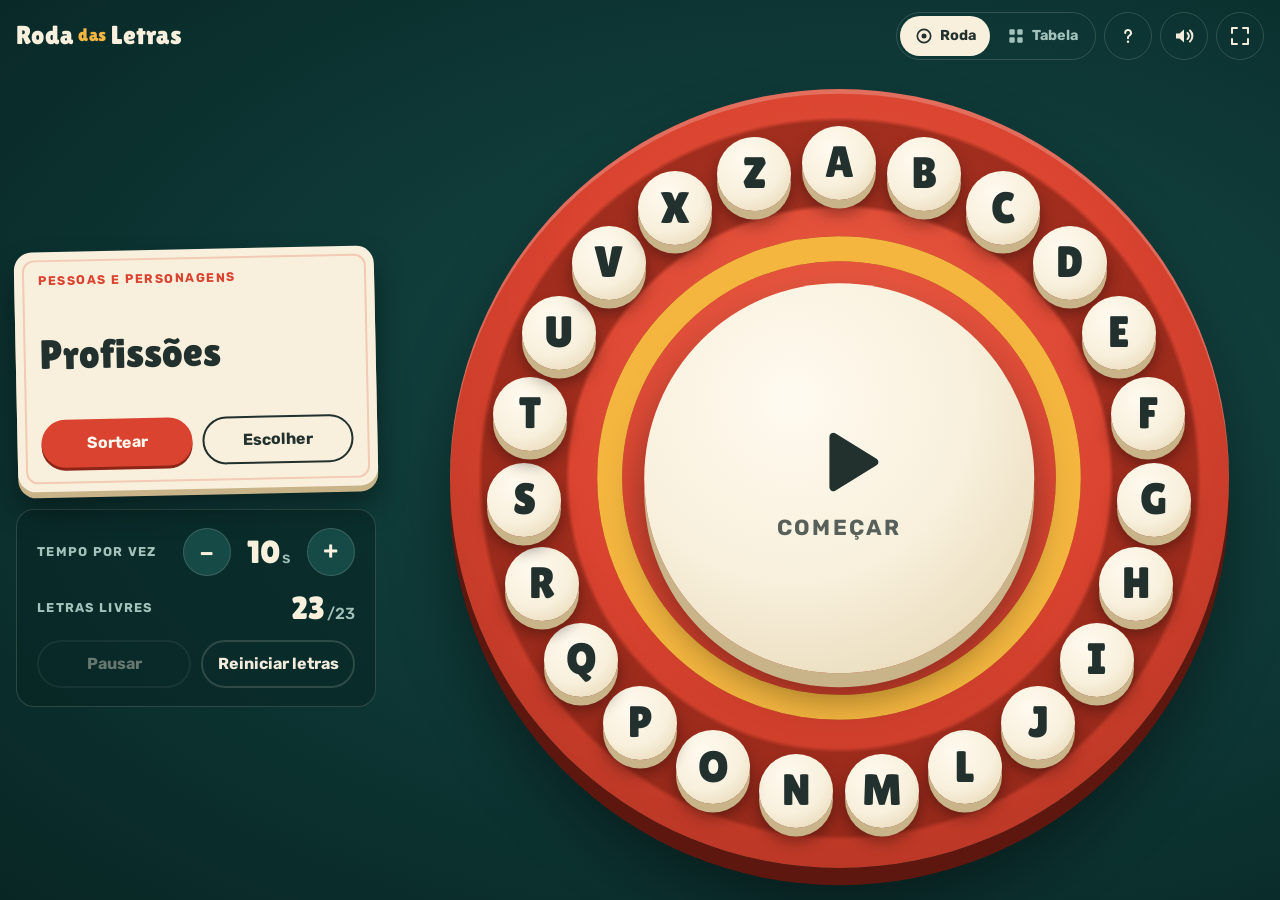
<file: index.html>
<!doctype html>
<html lang="pt-BR">
<head>
<meta charset="utf-8">
<meta name="viewport" content="width=device-width, initial-scale=1, viewport-fit=cover">
<title>Roda das Letras</title>
<meta name="claude:viewport-fit-sides" content="cover">
<meta name="theme-color" content="#0d3634">
<meta name="mobile-web-app-capable" content="yes">
<meta name="apple-mobile-web-app-capable" content="yes">
<meta name="apple-mobile-web-app-status-bar-style" content="black-translucent">
<meta name="apple-mobile-web-app-title" content="Roda das Letras">
<link rel="manifest" href="manifest.webmanifest">
<link rel="icon" href="icon.svg" type="image/svg+xml">
<link rel="preconnect" href="https://fonts.googleapis.com">
<link rel="preconnect" href="https://fonts.gstatic.com" crossorigin>
<link rel="stylesheet" href="https://fonts.googleapis.com/css2?family=Lilita+One&family=Rubik:wght@400;500;700&display=swap">
<link rel="stylesheet" href="style.css">
<script>
  // Abre direto na tabela quando esse foi o último layout escolhido.
  try {
    if (JSON.parse(localStorage.getItem('roda-das-letras:prefs') || '{}').layout === 'grade') location.replace('grade.html');
  } catch (e) { /* sem armazenamento: fica na roda */ }
</script>
</head>
<body>
  <div class="app">
    <header class="topbar">
      <h1 class="brand">Roda <span>das</span> Letras</h1>
      <div class="topbar-actions">
        <nav class="layout-switch" aria-label="Layout">
          <a href="index.html" data-layout="roda" aria-current="page">
            <svg viewBox="0 0 24 24" aria-hidden="true"><circle cx="12" cy="12" r="8" fill="none" stroke="currentColor" stroke-width="2"/><circle cx="12" cy="12" r="3" fill="currentColor"/></svg>
            <span>Roda</span>
          </a>
          <a href="grade.html" data-layout="grade">
            <svg viewBox="0 0 24 24" aria-hidden="true"><rect x="4" y="4" width="6.5" height="6.5" rx="1.5" fill="currentColor"/><rect x="13.5" y="4" width="6.5" height="6.5" rx="1.5" fill="currentColor"/><rect x="4" y="13.5" width="6.5" height="6.5" rx="1.5" fill="currentColor"/><rect x="13.5" y="13.5" width="6.5" height="6.5" rx="1.5" fill="currentColor"/></svg>
            <span>Tabela</span>
          </a>
        </nav>
        <button type="button" class="icon-btn" id="btn-rules" aria-label="Como jogar">
          <svg viewBox="0 0 24 24" aria-hidden="true"><path d="M9.2 9a2.9 2.9 0 1 1 4.1 2.6c-.8.4-1.3 1.1-1.3 2v.6" fill="none" stroke="currentColor" stroke-width="2" stroke-linecap="round"/><circle cx="12" cy="17.8" r="1.2" fill="currentColor"/></svg>
        </button>
        <button type="button" class="icon-btn" id="btn-sound" aria-label="Som" aria-pressed="true">
          <svg class="icon-on" viewBox="0 0 24 24" aria-hidden="true"><path d="M4 9.5h3.5L12 5.5v13l-4.5-4H4z" fill="currentColor"/><path d="M15.5 9a4 4 0 0 1 0 6M18 6.5a7.5 7.5 0 0 1 0 11" fill="none" stroke="currentColor" stroke-width="2" stroke-linecap="round"/></svg>
          <svg class="icon-off" viewBox="0 0 24 24" aria-hidden="true"><path d="M4 9.5h3.5L12 5.5v13l-4.5-4H4z" fill="currentColor"/><path d="M16 9.5l5 5M21 9.5l-5 5" fill="none" stroke="currentColor" stroke-width="2" stroke-linecap="round"/></svg>
        </button>
        <button type="button" class="icon-btn" id="btn-fullscreen" aria-label="Tela cheia">
          <svg class="icon-enter" viewBox="0 0 24 24" aria-hidden="true"><path d="M4 9V4h5M20 9V4h-5M4 15v5h5M20 15v5h-5" fill="none" stroke="currentColor" stroke-width="2" stroke-linecap="round" stroke-linejoin="round"/></svg>
          <svg class="icon-exit" viewBox="0 0 24 24" aria-hidden="true"><path d="M9 4v5H4M15 4v5h5M9 20v-5H4M15 20v-5h5" fill="none" stroke="currentColor" stroke-width="2" stroke-linecap="round" stroke-linejoin="round"/></svg>
        </button>
      </div>
    </header>

    <main class="table">
      <section class="side" aria-label="Rodada">
        <article class="card" id="card">
          <p class="card-group" id="card-group"></p>
          <h2 class="card-title" id="card-title"></h2>
          <div class="card-actions">
            <button type="button" class="btn btn-primary" id="btn-draw">Sortear</button>
            <button type="button" class="btn" id="btn-pick">Escolher</button>
          </div>
        </article>

        <div class="panel">
          <div class="field">
            <span class="field-label" id="time-label">Tempo por vez</span>
            <div class="stepper" role="group" aria-labelledby="time-label">
              <button type="button" class="step" id="time-minus" aria-label="Menos tempo">−</button>
              <output class="step-value" id="time-value" aria-live="polite">10<small>s</small></output>
              <button type="button" class="step" id="time-plus" aria-label="Mais tempo">+</button>
            </div>
          </div>
          <div class="field">
            <span class="field-label">Letras livres</span>
            <span class="count" id="free-count">23<small>/23</small></span>
          </div>
          <div class="panel-actions">
            <button type="button" class="btn" id="btn-pause" disabled>Pausar</button>
            <button type="button" class="btn" id="btn-reset">Reiniciar letras</button>
          </div>
        </div>
      </section>

      <section class="stage" id="stage" aria-label="Roda de letras">
        <div class="wheel" id="wheel">
          <div class="dial" aria-hidden="true"></div>
          <svg class="ring" viewBox="0 0 100 100" aria-hidden="true">
            <circle class="ring-track" cx="50" cy="50" r="46"></circle>
            <circle class="ring-bar" id="ring-bar" cx="50" cy="50" r="46" pathLength="100"></circle>
          </svg>
          <button type="button" class="hub" id="hub">
            <span class="hub-main" id="hub-main"></span>
            <span class="hub-sub" id="hub-sub"></span>
          </button>
        </div>
        <p class="toast" id="toast" role="status" aria-live="polite"></p>
      </section>
    </main>
  </div>

  <!-- Escolher categoria -->
  <div class="overlay" id="picker" hidden>
    <div class="sheet" role="dialog" aria-modal="true" aria-labelledby="picker-title">
      <div class="sheet-head">
        <div class="sheet-heading">
          <h2 class="sheet-title" id="picker-title">Escolher categoria</h2>
          <p class="sheet-note"><span id="picker-count"></span> categorias. Escolher uma começa uma rodada nova, com todas as letras livres.</p>
        </div>
        <div class="sheet-tools">
          <button type="button" class="btn btn-primary" id="picker-draw">Sortear</button>
          <button type="button" class="icon-btn" id="picker-close" aria-label="Fechar">
            <svg viewBox="0 0 24 24" aria-hidden="true"><path d="M6 6l12 12M18 6L6 18" fill="none" stroke="currentColor" stroke-width="2" stroke-linecap="round"/></svg>
          </button>
        </div>
      </div>
      <div class="sheet-body" id="picker-body"></div>
    </div>
  </div>

  <!-- Como jogar -->
  <div class="overlay" id="rules" hidden>
    <div class="sheet sheet-narrow" role="dialog" aria-modal="true" aria-labelledby="rules-title">
      <div class="sheet-head">
        <div class="sheet-heading">
          <h2 class="sheet-title" id="rules-title">Como jogar</h2>
          <p class="sheet-note">De 2 a 8 jogadores, em volta do tablet.</p>
        </div>
        <div class="sheet-tools">
          <button type="button" class="icon-btn" id="rules-close" aria-label="Fechar">
            <svg viewBox="0 0 24 24" aria-hidden="true"><path d="M6 6l12 12M18 6L6 18" fill="none" stroke="currentColor" stroke-width="2" stroke-linecap="round"/></svg>
          </button>
        </div>
      </div>
      <div class="sheet-body">
        <ol class="rules">
          <li>Sorteie ou escolha uma categoria e toque no botão do meio para começar o tempo.</li>
          <li>Na sua vez, diga uma palavra da categoria que comece com uma letra livre e toque nessa letra.</li>
          <li>Toque no botão do meio para passar a vez. O tempo recomeça para o próximo jogador.</li>
          <li>Se o tempo acabar antes disso, você está fora da rodada. Quem sobrar por último ganha a rodada.</li>
        </ol>
        <p class="rules-note">Tocou na letra errada? Toque nela de novo para soltar, antes de passar a vez.</p>
      </div>
    </div>
  </div>

  <!-- Tempo esgotado -->
  <div class="overlay overlay-alarm" id="timeout" hidden>
    <div class="alert" role="alertdialog" aria-modal="true" aria-labelledby="timeout-title" aria-describedby="timeout-text">
      <p class="alert-big" id="timeout-title">Tempo!</p>
      <p class="alert-text" id="timeout-text">Quem estava na vez saiu da rodada.</p>
      <div class="alert-actions">
        <button type="button" class="btn btn-lg btn-light" id="timeout-next">Próximo jogador</button>
        <button type="button" class="btn btn-lg btn-outline-light" id="timeout-draw">Sortear outra categoria</button>
        <button type="button" class="btn btn-lg btn-outline-light" id="timeout-stop">Parar o tempo</button>
      </div>
    </div>
  </div>

  <!-- Todas as letras usadas -->
  <div class="overlay" id="done" hidden>
    <div class="alert" role="alertdialog" aria-modal="true" aria-labelledby="done-title" aria-describedby="done-text">
      <p class="alert-title" id="done-title">Acabaram as letras!</p>
      <p class="alert-text" id="done-text">Todas as letras foram usadas nesta rodada.</p>
      <div class="alert-actions">
        <button type="button" class="btn btn-lg btn-primary" id="done-reset">Reiniciar letras</button>
        <button type="button" class="btn btn-lg btn-outline-light" id="done-draw">Sortear outra categoria</button>
      </div>
    </div>
  </div>

  <script src="script.js"></script>
</body>
</html>
</file>
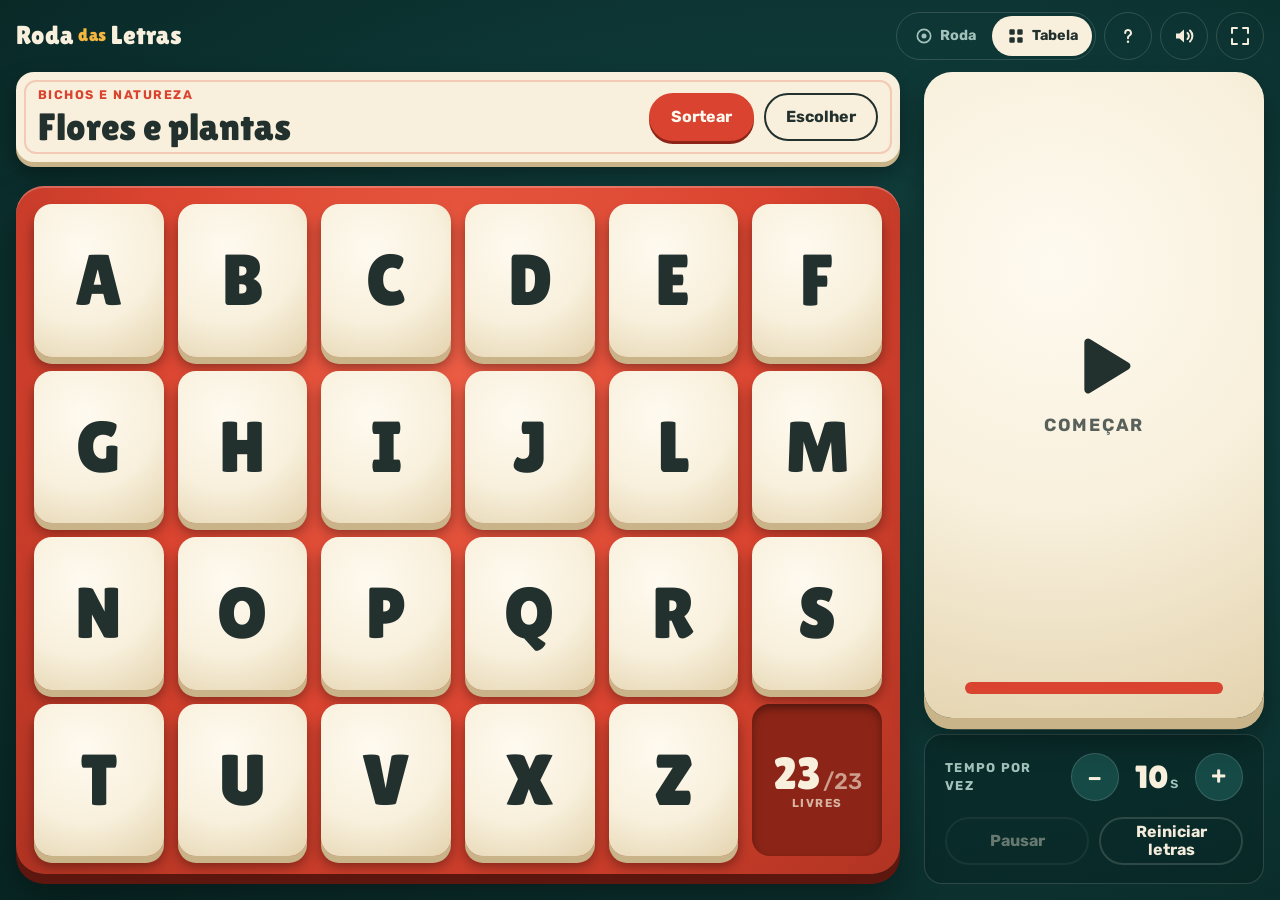
<file: grade.html>
<!doctype html>
<html lang="pt-BR">
<head>
<meta charset="utf-8">
<meta name="viewport" content="width=device-width, initial-scale=1, viewport-fit=cover">
<title>Roda das Letras · Grade</title>
<meta name="claude:viewport-fit-sides" content="cover">
<meta name="theme-color" content="#0d3634">
<meta name="mobile-web-app-capable" content="yes">
<meta name="apple-mobile-web-app-capable" content="yes">
<meta name="apple-mobile-web-app-status-bar-style" content="black-translucent">
<meta name="apple-mobile-web-app-title" content="Roda das Letras">
<link rel="manifest" href="manifest.webmanifest">
<link rel="icon" href="icon.svg" type="image/svg+xml">
<link rel="preconnect" href="https://fonts.googleapis.com">
<link rel="preconnect" href="https://fonts.gstatic.com" crossorigin>
<link rel="stylesheet" href="https://fonts.googleapis.com/css2?family=Lilita+One&family=Rubik:wght@400;500;700&display=swap">
<link rel="stylesheet" href="style.css">
<link rel="stylesheet" href="grade.css">
</head>
<body>
  <div class="app">
    <header class="topbar">
      <h1 class="brand">Roda <span>das</span> Letras</h1>
      <div class="topbar-actions">
        <nav class="layout-switch" aria-label="Layout">
          <a href="index.html" data-layout="roda">
            <svg viewBox="0 0 24 24" aria-hidden="true"><circle cx="12" cy="12" r="8" fill="none" stroke="currentColor" stroke-width="2"/><circle cx="12" cy="12" r="3" fill="currentColor"/></svg>
            <span>Roda</span>
          </a>
          <a href="grade.html" data-layout="grade" aria-current="page">
            <svg viewBox="0 0 24 24" aria-hidden="true"><rect x="4" y="4" width="6.5" height="6.5" rx="1.5" fill="currentColor"/><rect x="13.5" y="4" width="6.5" height="6.5" rx="1.5" fill="currentColor"/><rect x="4" y="13.5" width="6.5" height="6.5" rx="1.5" fill="currentColor"/><rect x="13.5" y="13.5" width="6.5" height="6.5" rx="1.5" fill="currentColor"/></svg>
            <span>Tabela</span>
          </a>
        </nav>
        <button type="button" class="icon-btn" id="btn-rules" aria-label="Como jogar">
          <svg viewBox="0 0 24 24" aria-hidden="true"><path d="M9.2 9a2.9 2.9 0 1 1 4.1 2.6c-.8.4-1.3 1.1-1.3 2v.6" fill="none" stroke="currentColor" stroke-width="2" stroke-linecap="round"/><circle cx="12" cy="17.8" r="1.2" fill="currentColor"/></svg>
        </button>
        <button type="button" class="icon-btn" id="btn-sound" aria-label="Som" aria-pressed="true">
          <svg class="icon-on" viewBox="0 0 24 24" aria-hidden="true"><path d="M4 9.5h3.5L12 5.5v13l-4.5-4H4z" fill="currentColor"/><path d="M15.5 9a4 4 0 0 1 0 6M18 6.5a7.5 7.5 0 0 1 0 11" fill="none" stroke="currentColor" stroke-width="2" stroke-linecap="round"/></svg>
          <svg class="icon-off" viewBox="0 0 24 24" aria-hidden="true"><path d="M4 9.5h3.5L12 5.5v13l-4.5-4H4z" fill="currentColor"/><path d="M16 9.5l5 5M21 9.5l-5 5" fill="none" stroke="currentColor" stroke-width="2" stroke-linecap="round"/></svg>
        </button>
        <button type="button" class="icon-btn" id="btn-fullscreen" aria-label="Tela cheia">
          <svg class="icon-enter" viewBox="0 0 24 24" aria-hidden="true"><path d="M4 9V4h5M20 9V4h-5M4 15v5h5M20 15v5h-5" fill="none" stroke="currentColor" stroke-width="2" stroke-linecap="round" stroke-linejoin="round"/></svg>
          <svg class="icon-exit" viewBox="0 0 24 24" aria-hidden="true"><path d="M9 4v5H4M15 4v5h5M9 20v-5H4M15 20v-5h5" fill="none" stroke="currentColor" stroke-width="2" stroke-linecap="round" stroke-linejoin="round"/></svg>
        </button>
      </div>
    </header>

    <main class="board">
      <article class="card card-strip" id="card">
        <div class="card-text">
          <p class="card-group" id="card-group"></p>
          <h2 class="card-title" id="card-title"></h2>
        </div>
        <div class="card-actions">
          <button type="button" class="btn btn-primary" id="btn-draw">Sortear</button>
          <button type="button" class="btn" id="btn-pick">Escolher</button>
        </div>
      </article>

      <section class="tray" aria-label="Letras">
        <div class="grid" id="grid">
          <div class="grid-count">
            <span class="count" id="free-count">23<small>/23</small></span>
            <span class="grid-count-label">livres</span>
          </div>
        </div>
        <p class="toast" id="toast" role="status" aria-live="polite"></p>
      </section>

      <aside class="side-col" aria-label="Tempo">
        <button type="button" class="hub" id="hub" data-name="botão do tempo">
          <span class="hub-main" id="hub-main"></span>
          <span class="hub-sub" id="hub-sub"></span>
        </button>

        <div class="panel">
          <div class="field">
            <span class="field-label" id="time-label">Tempo por vez</span>
            <div class="stepper" role="group" aria-labelledby="time-label">
              <button type="button" class="step" id="time-minus" aria-label="Menos tempo">−</button>
              <output class="step-value" id="time-value" aria-live="polite">10<small>s</small></output>
              <button type="button" class="step" id="time-plus" aria-label="Mais tempo">+</button>
            </div>
          </div>
          <div class="panel-actions">
            <button type="button" class="btn" id="btn-pause" disabled>Pausar</button>
            <button type="button" class="btn" id="btn-reset">Reiniciar letras</button>
          </div>
        </div>
      </aside>
    </main>
  </div>

  <!-- Escolher categoria -->
  <div class="overlay" id="picker" hidden>
    <div class="sheet" role="dialog" aria-modal="true" aria-labelledby="picker-title">
      <div class="sheet-head">
        <div class="sheet-heading">
          <h2 class="sheet-title" id="picker-title">Escolher categoria</h2>
          <p class="sheet-note"><span id="picker-count"></span> categorias. Escolher uma começa uma rodada nova, com todas as letras livres.</p>
        </div>
        <div class="sheet-tools">
          <button type="button" class="btn btn-primary" id="picker-draw">Sortear</button>
          <button type="button" class="icon-btn" id="picker-close" aria-label="Fechar">
            <svg viewBox="0 0 24 24" aria-hidden="true"><path d="M6 6l12 12M18 6L6 18" fill="none" stroke="currentColor" stroke-width="2" stroke-linecap="round"/></svg>
          </button>
        </div>
      </div>
      <div class="sheet-body" id="picker-body"></div>
    </div>
  </div>

  <!-- Como jogar -->
  <div class="overlay" id="rules" hidden>
    <div class="sheet sheet-narrow" role="dialog" aria-modal="true" aria-labelledby="rules-title">
      <div class="sheet-head">
        <div class="sheet-heading">
          <h2 class="sheet-title" id="rules-title">Como jogar</h2>
          <p class="sheet-note">De 2 a 8 jogadores, em volta do tablet.</p>
        </div>
        <div class="sheet-tools">
          <button type="button" class="icon-btn" id="rules-close" aria-label="Fechar">
            <svg viewBox="0 0 24 24" aria-hidden="true"><path d="M6 6l12 12M18 6L6 18" fill="none" stroke="currentColor" stroke-width="2" stroke-linecap="round"/></svg>
          </button>
        </div>
      </div>
      <div class="sheet-body">
        <ol class="rules">
          <li>Sorteie ou escolha uma categoria e toque no botão do tempo para começar.</li>
          <li>Na sua vez, diga uma palavra da categoria que comece com uma letra livre e toque nessa letra.</li>
          <li>Toque no botão do tempo para passar a vez. O tempo recomeça para o próximo jogador.</li>
          <li>Se o tempo acabar antes disso, você está fora da rodada. Quem sobrar por último ganha a rodada.</li>
        </ol>
        <p class="rules-note">Tocou na letra errada? Toque nela de novo para soltar, antes de passar a vez.</p>
      </div>
    </div>
  </div>

  <!-- Tempo esgotado -->
  <div class="overlay overlay-alarm" id="timeout" hidden>
    <div class="alert" role="alertdialog" aria-modal="true" aria-labelledby="timeout-title" aria-describedby="timeout-text">
      <p class="alert-big" id="timeout-title">Tempo!</p>
      <p class="alert-text" id="timeout-text">Quem estava na vez saiu da rodada.</p>
      <div class="alert-actions">
        <button type="button" class="btn btn-lg btn-light" id="timeout-next">Próximo jogador</button>
        <button type="button" class="btn btn-lg btn-outline-light" id="timeout-draw">Sortear outra categoria</button>
        <button type="button" class="btn btn-lg btn-outline-light" id="timeout-stop">Parar o tempo</button>
      </div>
    </div>
  </div>

  <!-- Todas as letras usadas -->
  <div class="overlay" id="done" hidden>
    <div class="alert" role="alertdialog" aria-modal="true" aria-labelledby="done-title" aria-describedby="done-text">
      <p class="alert-title" id="done-title">Acabaram as letras!</p>
      <p class="alert-text" id="done-text">Todas as letras foram usadas nesta rodada.</p>
      <div class="alert-actions">
        <button type="button" class="btn btn-lg btn-primary" id="done-reset">Reiniciar letras</button>
        <button type="button" class="btn btn-lg btn-outline-light" id="done-draw">Sortear outra categoria</button>
      </div>
    </div>
  </div>

  <script src="script.js"></script>
</body>
</html>
</file>
<file: style.css>
/* Roda das Letras
   Layout: mesa de feltro, com a carta da categoria à esquerda e a roda de letras ocupando o resto da tela.
   Em retrato, a carta e o painel sobem para cima da roda. */
:root {
  --felt: #0d3634;
  --felt-deep: #082624;
  --felt-raised: #164a47;
  --panel: rgba(8, 38, 36, 0.55);
  --scrim: rgba(6, 28, 27, 0.82);
  --line: rgba(243, 236, 220, 0.16);

  --dial: #d9432f;
  --dial-light: #ec5d45;
  --dial-deep: #8c2517;
  --dial-shadow: #5e170e;

  --ivory: #f8f0dc;
  --ivory-light: #fffaf0;
  --ivory-shade: #e3d2ad;
  --ivory-side: #c9b48a;
  --ink: #22302e;

  --sun: #f4b63f;
  --sun-light: #ffe19a;
  --sun-shade: #e09b22;
  --sun-side: #a8731a;
  --sun-glow: rgba(244, 182, 63, 0.5);

  --alarm: #e0392a;
  --text: #f3ecdc;
  --muted: #a3c2bb;
  --shadow: rgba(0, 0, 0, 0.4);

  --font-display: "Lilita One", "Arial Rounded MT Bold", "Trebuchet MS", sans-serif;
  --font-ui: "Rubik", system-ui, -apple-system, "Segoe UI", Roboto, sans-serif;

  color-scheme: dark;
}

*, *::before, *::after { box-sizing: border-box; }
[hidden] { display: none !important; }

html, body { height: 100%; }

body {
  margin: 0;
  background: radial-gradient(ellipse at 65% 45%, var(--felt-raised) 0%, var(--felt) 55%, var(--felt-deep) 100%), var(--felt);
  color: var(--text);
  font: 400 16px/1.4 var(--font-ui);
  overscroll-behavior: none;
  touch-action: manipulation;
  -webkit-user-select: none;
  user-select: none;
  -webkit-touch-callout: none;
  -webkit-tap-highlight-color: transparent;
}

button {
  font: inherit;
  color: inherit;
  cursor: pointer;
  touch-action: manipulation;
}
button:focus-visible { outline: 3px solid var(--sun); outline-offset: 3px; }

/* ---------- Estrutura ---------- */

.app {
  height: 100%;
  display: grid;
  grid-template-rows: auto minmax(0, 1fr);
  gap: 12px;
  padding-block: 12px 16px;
  padding-left: max(16px, env(safe-area-inset-left, 0px));
  padding-right: max(16px, env(safe-area-inset-right, 0px));
}

.topbar {
  display: flex;
  flex-wrap: wrap;
  align-items: center;
  justify-content: space-between;
  gap: 10px 16px;
}

.brand {
  margin: 0;
  font: 400 1.6rem/1 var(--font-display);
  letter-spacing: 0.01em;
  color: var(--ivory);
}
.brand span {
  color: var(--sun);
  font-size: 0.7em;
  vertical-align: 0.15em;
}

.topbar-actions {
  display: flex;
  flex-wrap: wrap;
  align-items: center;
  justify-content: flex-end;
  gap: 8px;
}

/* Seletor de layout: Roda | Tabela */
.layout-switch {
  display: flex;
  gap: 2px;
  padding: 3px;
  border-radius: 999px;
  border: 1.5px solid var(--line);
}
.layout-switch a {
  min-height: 40px;
  display: inline-flex;
  align-items: center;
  gap: 6px;
  padding: 0 14px;
  border-radius: 999px;
  color: var(--muted);
  font-weight: 700;
  font-size: 0.9rem;
  text-decoration: none;
  transition: background 0.15s, color 0.15s;
}
.layout-switch a:focus-visible { outline: 3px solid var(--sun); outline-offset: 2px; }
.layout-switch a[aria-current="page"] {
  background: var(--ivory);
  color: var(--ink);
}
.layout-switch svg { width: 20px; height: 20px; flex: none; }

.icon-btn {
  width: 48px;
  height: 48px;
  flex: none;
  display: grid;
  place-items: center;
  padding: 0;
  border-radius: 50%;
  border: 1.5px solid var(--line);
  background: transparent;
  color: var(--text);
}
.icon-btn svg { width: 24px; height: 24px; }
.icon-btn:active { background: var(--felt-raised); }
.icon-btn[aria-pressed="true"] .icon-off,
.icon-btn[aria-pressed="false"] .icon-on { display: none; }
.icon-btn[aria-pressed="false"] { color: var(--muted); }
#btn-fullscreen .icon-exit,
#btn-fullscreen.is-active .icon-enter { display: none; }
#btn-fullscreen.is-active .icon-exit { display: block; }

.table {
  min-height: 0;
  display: grid;
  grid-template-columns: clamp(260px, 30vw, 360px) minmax(0, 1fr);
  grid-template-rows: minmax(0, 1fr);
  gap: clamp(16px, 3vw, 40px);
}

.side {
  min-width: 0;
  min-height: 0;
  display: flex;
  flex-direction: column;
  justify-content: center;
  gap: 20px;
}

/* ---------- Carta da categoria ---------- */

.card {
  position: relative;
  min-height: 15rem;
  display: flex;
  flex-direction: column;
  gap: 12px;
  padding: 22px 24px 24px;
  border-radius: 18px;
  background: var(--ivory);
  color: var(--ink);
  box-shadow: 0 6px 0 var(--ivory-side), 0 18px 30px var(--shadow);
  rotate: -1.2deg;
}
.card::before {
  content: "";
  position: absolute;
  inset: 8px;
  border: 2px solid var(--dial);
  border-radius: 12px;
  opacity: 0.22;
  pointer-events: none;
}

.card-group {
  margin: 0;
  font: 700 0.78rem/1.2 var(--font-ui);
  text-transform: uppercase;
  letter-spacing: 0.12em;
  color: var(--dial);
}

.card-title {
  flex: 1;
  display: flex;
  align-items: center;
  margin: 0;
  font: 400 clamp(1.8rem, 3.2vw, 2.9rem)/1.02 var(--font-display);
  text-wrap: balance;
  overflow-wrap: break-word;
  hyphens: auto;
  transition: opacity 0.1s;
}

.card-actions {
  position: relative;
  display: flex;
  flex-wrap: wrap;
  gap: 10px;
}
.card-actions .btn { flex: 1; }

.card.is-shuffling .card-title { opacity: 0.5; }
.card.is-landed { animation: land 0.45s cubic-bezier(0.2, 1.4, 0.4, 1); }

/* ---------- Botões ---------- */

.btn {
  min-height: 48px;
  display: inline-flex;
  align-items: center;
  justify-content: center;
  gap: 8px;
  padding: 0 20px;
  border-radius: 999px;
  border: 2px solid currentColor;
  background: transparent;
  font-weight: 700;
  font-size: 1rem;
  line-height: 1.1;
  text-align: center;
  white-space: nowrap;
  transition: background 0.15s, color 0.15s, border-color 0.15s, transform 0.08s;
}
.btn:active:not(:disabled) { transform: translateY(2px); }
.btn:disabled { opacity: 0.4; cursor: default; }

.btn-primary {
  background: var(--dial);
  border-color: var(--dial);
  color: var(--ivory-light);
  box-shadow: 0 3px 0 var(--dial-deep);
}

.btn.is-confirming {
  background: var(--sun);
  border-color: var(--sun);
  color: var(--ink);
  box-shadow: 0 3px 0 var(--sun-side);
}

.btn-lg { min-height: 60px; padding: 0 28px; font-size: 1.15rem; }

.btn-light {
  background: var(--ivory-light);
  border-color: var(--ivory-light);
  color: var(--dial-deep);
  box-shadow: 0 4px 0 var(--dial-shadow);
}

.btn-outline-light {
  border-color: rgba(255, 250, 240, 0.55);
  color: var(--ivory-light);
}

/* ---------- Painel ---------- */

.panel {
  display: grid;
  gap: 16px;
  padding: 18px 20px;
  border-radius: 18px;
  background: var(--panel);
  border: 1px solid var(--line);
}

.field {
  display: flex;
  align-items: center;
  justify-content: space-between;
  gap: 12px;
}

.field-label {
  font-size: 0.8rem;
  font-weight: 700;
  text-transform: uppercase;
  letter-spacing: 0.1em;
  color: var(--muted);
}

.stepper { display: flex; align-items: center; gap: 6px; }

.step {
  width: 48px;
  height: 48px;
  display: grid;
  place-items: center;
  padding: 0;
  border-radius: 50%;
  border: 1.5px solid var(--line);
  background: var(--felt-raised);
  color: var(--ivory);
  font: 400 1.6rem/1 var(--font-display);
}
.step:active:not(:disabled) { background: var(--felt); }
.step:disabled { opacity: 0.35; cursor: default; }

.step-value,
.count {
  font: 400 2rem/1 var(--font-display);
  font-variant-numeric: tabular-nums;
  color: var(--ivory);
}
.step-value { min-width: 3.2ch; text-align: center; }
.step-value small,
.count small {
  margin-left: 2px;
  font: 500 0.5em/1 var(--font-ui);
  color: var(--muted);
}

.panel-actions {
  display: grid;
  grid-template-columns: 1fr 1fr;
  gap: 10px;
}
.panel-actions .btn {
  padding: 0 12px;
  border-color: var(--line);
  color: var(--text);
  white-space: normal;
}

/* ---------- Roda ---------- */

.stage {
  position: relative;
  min-width: 0;
  min-height: 0;
  display: grid;
  place-items: center;
}

.wheel {
  --w: 560px;
  position: relative;
  width: var(--w);
  height: var(--w);
  flex: none;
}

.dial {
  position: absolute;
  inset: 0;
  border-radius: 50%;
  background: radial-gradient(circle at 50% 36%, var(--dial-light) 0%, var(--dial) 48%, var(--dial-deep) 130%);
  box-shadow:
    0 calc(var(--w) * 0.022) 0 var(--dial-shadow),
    0 calc(var(--w) * 0.05) calc(var(--w) * 0.08) var(--shadow),
    inset 0 calc(var(--w) * 0.006) 0 rgba(255, 255, 255, 0.22);
}
/* Trilho rebaixado onde ficam as teclas */
.dial::before {
  content: "";
  position: absolute;
  inset: 0;
  border-radius: 50%;
  background: radial-gradient(circle at 50% 50%,
    transparent calc(var(--w) * 0.346),
    var(--dial-deep) calc(var(--w) * 0.352),
    var(--dial-deep) calc(var(--w) * 0.458),
    transparent calc(var(--w) * 0.464));
  opacity: 0.75;
}

.ring {
  position: absolute;
  left: 50%;
  top: 50%;
  width: calc(var(--w) * 0.64);
  height: calc(var(--w) * 0.64);
  translate: -50% -50%;
  rotate: -90deg;
  overflow: visible;
  pointer-events: none;
}
.ring-track,
.ring-bar { fill: none; stroke-width: 5; }
.ring-track { stroke: var(--dial-deep); }
.ring-bar {
  stroke: var(--sun);
  stroke-linecap: round;
  stroke-dasharray: 100;
  stroke-dashoffset: 0;
  transition: stroke 0.2s, opacity 0.2s;
}
.ring-bar.is-urgent { stroke: var(--ivory-light); }
.ring-bar.is-empty { opacity: 0; }

.hub {
  position: absolute;
  left: 50%;
  top: 50%;
  width: calc(var(--w) * 0.5);
  height: calc(var(--w) * 0.5);
  translate: -50% -50%;
  display: flex;
  flex-direction: column;
  align-items: center;
  justify-content: center;
  gap: calc(var(--w) * 0.01);
  padding: 0;
  border: none;
  border-radius: 50%;
  color: var(--ink);
  background: radial-gradient(circle at 38% 30%, var(--ivory-light) 0%, var(--ivory) 50%, var(--ivory-shade) 100%);
  box-shadow:
    0 calc(var(--w) * 0.018) 0 var(--ivory-side),
    0 calc(var(--w) * 0.03) calc(var(--w) * 0.05) var(--shadow);
  transition: transform 0.08s, box-shadow 0.08s;
}
.hub.is-down {
  transform: translateY(calc(var(--w) * 0.012));
  box-shadow:
    0 calc(var(--w) * 0.006) 0 var(--ivory-side),
    0 calc(var(--w) * 0.015) calc(var(--w) * 0.03) var(--shadow);
}
.hub.is-ready {
  background: radial-gradient(circle at 38% 30%, var(--sun-light) 0%, var(--sun) 55%, var(--sun-shade) 100%);
  box-shadow:
    0 calc(var(--w) * 0.018) 0 var(--sun-side),
    0 calc(var(--w) * 0.03) calc(var(--w) * 0.05) var(--shadow);
  animation: ready-pulse 1.1s ease-out infinite;
}
.hub.is-ready.is-down {
  box-shadow:
    0 calc(var(--w) * 0.006) 0 var(--sun-side),
    0 calc(var(--w) * 0.015) calc(var(--w) * 0.03) var(--shadow);
}
.hub.is-nudged { animation: wiggle 0.35s ease-in-out; }

.hub-main {
  display: block;
  font: 400 calc(var(--w) * 0.19)/0.9 var(--font-display);
  font-variant-numeric: tabular-nums;
}
.hub-main svg {
  display: block;
  width: calc(var(--w) * 0.12);
  height: calc(var(--w) * 0.12);
}
.hub-main.is-play svg { margin-left: calc(var(--w) * 0.015); }
.hub-main.is-pop { animation: pop 0.3s ease-out; }
.hub.is-urgent .hub-main { color: var(--alarm); }

.hub-sub {
  font: 700 calc(var(--w) * 0.028)/1.1 var(--font-ui);
  text-transform: uppercase;
  letter-spacing: 0.1em;
  opacity: 0.75;
}

.key {
  position: absolute;
  width: calc(var(--w) * 0.095);
  height: calc(var(--w) * 0.095);
  translate: -50% -50%;
  display: grid;
  place-items: center;
  padding: 0;
  border: none;
  border-radius: 50%;
  font: 400 calc(var(--w) * 0.056)/1 var(--font-display);
  color: var(--ink);
  background: radial-gradient(circle at 38% 30%, var(--ivory-light) 0%, var(--ivory) 55%, var(--ivory-shade) 100%);
  box-shadow:
    0 calc(var(--w) * 0.011) 0 var(--ivory-side),
    0 calc(var(--w) * 0.016) calc(var(--w) * 0.02) var(--shadow);
  transition: transform 0.07s, box-shadow 0.07s, background 0.15s, color 0.15s;
}
.key.is-down:not(.is-used) {
  transform: translateY(calc(var(--w) * 0.008));
  box-shadow:
    0 calc(var(--w) * 0.003) 0 var(--ivory-side),
    0 calc(var(--w) * 0.006) calc(var(--w) * 0.01) var(--shadow);
}
.key.is-pending {
  transform: translateY(calc(var(--w) * 0.009));
  background: radial-gradient(circle at 38% 30%, var(--sun-light) 0%, var(--sun) 60%, var(--sun-shade) 100%);
  box-shadow:
    0 calc(var(--w) * 0.002) 0 var(--sun-side),
    0 0 0 calc(var(--w) * 0.009) var(--sun-glow);
}
.key.is-used {
  transform: translateY(calc(var(--w) * 0.011));
  background: var(--dial-deep);
  color: rgba(248, 240, 220, 0.28);
  box-shadow: inset 0 calc(var(--w) * 0.006) calc(var(--w) * 0.012) rgba(0, 0, 0, 0.5);
}
.key.is-nudged { animation: wiggle 0.35s ease-in-out; }

.toast {
  position: absolute;
  top: 4px;
  left: 50%;
  z-index: 5;
  max-width: calc(100% - 16px);
  margin: 0;
  padding: 10px 18px;
  border-radius: 999px;
  background: var(--ink);
  color: var(--ivory);
  font-weight: 500;
  text-align: center;
  box-shadow: 0 8px 20px var(--shadow);
  translate: -50% -8px;
  opacity: 0;
  pointer-events: none;
  transition: opacity 0.2s, translate 0.2s;
}
.toast.is-visible { opacity: 1; translate: -50% 0; }

/* ---------- Janelas ---------- */

.overlay {
  position: fixed;
  inset: 0;
  z-index: 20;
  display: grid;
  place-items: center;
  padding-block: max(24px, env(safe-area-inset-top, 0px)) max(24px, env(safe-area-inset-bottom, 0px));
  padding-left: max(16px, env(safe-area-inset-left, 0px));
  padding-right: max(16px, env(safe-area-inset-right, 0px));
  background: var(--scrim);
  -webkit-backdrop-filter: blur(6px);
  backdrop-filter: blur(6px);
  animation: fade-in 0.18s ease-out;
}

.sheet {
  width: min(980px, 100%);
  max-height: 100%;
  display: flex;
  flex-direction: column;
  overflow: hidden;
  border-radius: 24px;
  border: 1px solid var(--line);
  background: var(--felt);
  box-shadow: 0 30px 80px rgba(0, 0, 0, 0.5);
  animation: rise 0.22s ease-out;
}
.sheet-narrow { width: min(640px, 100%); }

.sheet-head {
  display: flex;
  flex-wrap: wrap;
  align-items: flex-start;
  gap: 16px;
  padding: 20px 24px;
  border-bottom: 1px solid var(--line);
}
.sheet-heading { flex: 1 1 260px; min-width: 0; }
.sheet-title {
  margin: 0;
  font: 400 1.8rem/1.1 var(--font-display);
  color: var(--ivory);
}
.sheet-note { margin: 6px 0 0; color: var(--muted); max-width: 60ch; }
.sheet-tools { display: flex; align-items: center; gap: 10px; }

.sheet-body {
  overflow: auto;
  -webkit-overflow-scrolling: touch;
  overscroll-behavior: contain;
  display: grid;
  gap: 22px;
  padding: 20px 24px 28px;
}

.group-title {
  margin: 0 0 10px;
  font: 700 0.78rem/1.2 var(--font-ui);
  text-transform: uppercase;
  letter-spacing: 0.12em;
  color: var(--sun);
}

.chips { display: flex; flex-wrap: wrap; gap: 8px; }

.chip {
  min-height: 44px;
  padding: 8px 16px;
  border-radius: 999px;
  border: 1px solid var(--line);
  background: rgba(243, 236, 220, 0.06);
  color: var(--text);
  font-weight: 500;
  font-size: 1rem;
  text-align: left;
}
.chip:active { background: var(--felt-raised); }
.chip.is-current {
  border-color: var(--sun);
  background: var(--sun);
  color: var(--ink);
}

.rules {
  display: grid;
  gap: 14px;
  margin: 0;
  padding: 0;
  list-style: none;
  counter-reset: step;
}
.rules li {
  counter-increment: step;
  display: grid;
  grid-template-columns: 40px minmax(0, 1fr);
  gap: 14px;
  align-items: start;
  font-size: 1.1rem;
  line-height: 1.45;
}
.rules li::before {
  content: counter(step);
  width: 40px;
  height: 40px;
  display: grid;
  place-items: center;
  border-radius: 50%;
  background: var(--ivory);
  color: var(--ink);
  font: 400 1.3rem/1 var(--font-display);
  box-shadow: 0 3px 0 var(--ivory-side);
}
.rules-note { margin: 0; color: var(--muted); }

.overlay-alarm {
  background: var(--alarm);
  -webkit-backdrop-filter: none;
  backdrop-filter: none;
}

.alert {
  display: grid;
  justify-items: center;
  gap: 16px;
  text-align: center;
  animation: rise 0.22s ease-out;
}

.alert-big {
  margin: 0;
  font: 400 clamp(5rem, 24vmin, 15rem)/0.9 var(--font-display);
  color: var(--ivory-light);
  text-shadow: 0 0.06em 0 var(--dial-shadow);
  animation: shake 0.5s ease-in-out;
}

.alert-title {
  margin: 0;
  font: 400 clamp(2.8rem, 10vmin, 6rem)/1 var(--font-display);
  color: var(--sun);
  text-wrap: balance;
}

.alert-text {
  max-width: 32ch;
  margin: 0;
  font-size: clamp(1.1rem, 2.6vmin, 1.5rem);
  font-weight: 500;
  color: var(--ivory-light);
}

.alert-actions {
  display: flex;
  flex-wrap: wrap;
  justify-content: center;
  gap: 12px;
  margin-top: 8px;
}

/* ---------- Animações ---------- */

@keyframes ready-pulse {
  0% { outline: 0 solid var(--sun-glow); outline-offset: 0; }
  100% { outline: calc(var(--w) * 0.04) solid transparent; outline-offset: calc(var(--w) * 0.01); }
}
@keyframes wiggle {
  20% { rotate: -7deg; }
  40% { rotate: 6deg; }
  60% { rotate: -4deg; }
  80% { rotate: 2deg; }
}
@keyframes pop { from { transform: scale(1.2); } }
@keyframes land { from { transform: scale(0.94) rotate(2deg); } }
@keyframes fade-in { from { opacity: 0; } }
@keyframes rise { from { opacity: 0; transform: translateY(16px) scale(0.98); } }
@keyframes shake {
  15% { transform: translateX(-4%) rotate(-3deg); }
  30% { transform: translateX(4%) rotate(3deg); }
  45% { transform: translateX(-3%) rotate(-2deg); }
  60% { transform: translateX(2%) rotate(1deg); }
}

/* ---------- Telas em retrato e celulares ---------- */

@media (orientation: portrait) {
  .table {
    grid-template-columns: minmax(0, 1fr);
    grid-template-rows: auto minmax(0, 1fr);
  }
  .side {
    display: grid;
    grid-template-columns: minmax(0, 1.2fr) minmax(0, 1fr);
    align-items: stretch;
  }
  .card { min-height: 0; }
}

@media (max-width: 640px) {
  .app { height: auto; min-height: 100%; }
  .side { grid-template-columns: minmax(0, 1fr); }
  .card { min-height: 11rem; }
  .stage { aspect-ratio: 1 / 1; }
  .brand { font-size: 1.3rem; }
  .topbar-actions { gap: 6px; }
  .layout-switch a { padding: 0 10px; }
  .layout-switch span {
    position: absolute;
    width: 1px;
    height: 1px;
    overflow: hidden;
    clip-path: inset(50%);
    white-space: nowrap;
  }
}

@media (orientation: landscape) and (max-height: 540px) {
  .side { gap: 12px; justify-content: flex-start; overflow: auto; }
  .card { min-height: 0; padding: 16px 18px; }
  .card-title { font-size: 1.6rem; }
  .panel { gap: 10px; padding: 12px 14px; }
}

@media (prefers-reduced-motion: reduce) {
  *, *::before, *::after {
    animation-duration: 0.01ms !important;
    animation-iteration-count: 1 !important;
    transition-duration: 0.01ms !important;
  }
}
</file>
<file: grade.css>
/* Layout em grade (grade.html). Carregado depois de style.css e reaproveita os tokens, botões e janelas de lá.
   Paisagem: carta em faixa no topo, letras em grade 6 × 4 numa bandeja e o botão do tempo numa coluna à direita.
   Retrato: carta, grade e, embaixo, o botão do tempo ao lado do painel. */

.board {
  /* Escala usada pelas sombras e profundidades herdadas de style.css */
  --w: clamp(420px, 70vmin, 680px);
  min-height: 0;
  display: grid;
  grid-template-columns: minmax(0, 1fr) clamp(250px, 27vw, 340px);
  grid-template-rows: auto minmax(0, 1fr);
  grid-template-areas:
    "card side"
    "tray side";
  gap: clamp(14px, 2vw, 24px);
}

/* ---------- Carta em faixa ---------- */

.card.card-strip {
  grid-area: card;
  min-height: 0;
  flex-direction: row;
  flex-wrap: wrap;
  align-items: center;
  justify-content: space-between;
  gap: 12px 20px;
  padding: 16px 22px;
  rotate: 0deg;
  box-shadow: 0 5px 0 var(--ivory-side), 0 12px 24px var(--shadow);
}

.card-strip .card-text {
  position: relative;
  flex: 1 1 240px;
  min-width: 0;
  display: grid;
  gap: 4px;
}

.card-strip .card-title {
  display: block;
  font-size: clamp(1.6rem, 3vw, 2.5rem);
}

.card-strip .card-actions .btn { flex: none; }

/* ---------- Bandeja de letras ---------- */

.tray {
  grid-area: tray;
  position: relative;
  min-height: 0;
  margin-bottom: 10px;
  padding: clamp(10px, 1.6vw, 18px);
  border-radius: 28px;
  background: radial-gradient(ellipse at 50% 25%, var(--dial-light) 0%, var(--dial) 55%, var(--dial-deep) 140%);
  box-shadow:
    0 10px 0 var(--dial-shadow),
    0 22px 40px var(--shadow),
    inset 0 2px 0 rgba(255, 255, 255, 0.22);
}

.grid {
  height: 100%;
  display: grid;
  grid-template-columns: repeat(6, minmax(0, 1fr));
  grid-template-rows: repeat(4, minmax(0, 1fr));
  gap: clamp(8px, 1.3vw, 14px);
}

.grid .key {
  position: relative;
  width: auto;
  height: auto;
  min-height: 0;
  translate: none;
  border-radius: 18px;
  font-size: clamp(2rem, 8vmin, 4.6rem);
}
.grid .key.is-used { border-radius: 18px; }

/* A 24ª casa da grade mostra quantas letras ainda estão livres */
.grid-count {
  grid-column: 6;
  grid-row: 4;
  display: grid;
  place-content: center;
  justify-items: center;
  gap: 2px;
  border-radius: 18px;
  background: var(--dial-deep);
  box-shadow: inset 0 4px 10px rgba(0, 0, 0, 0.35);
}
.grid-count .count {
  font-size: clamp(1.6rem, 5vmin, 3rem);
  color: var(--ivory);
}
.grid-count .count small { color: rgba(248, 240, 220, 0.6); }
.grid-count-label {
  font: 700 0.72rem/1 var(--font-ui);
  text-transform: uppercase;
  letter-spacing: 0.12em;
  color: rgba(248, 240, 220, 0.7);
}

/* ---------- Coluna do tempo ---------- */

.side-col {
  grid-area: side;
  min-width: 0;
  min-height: 0;
  display: flex;
  flex-direction: column;
  gap: 16px;
}

.side-col .hub {
  position: relative;
  left: auto;
  top: auto;
  translate: none;
  flex: 1 1 auto;
  width: 100%;
  height: auto;
  min-height: 200px;
  padding: 16px 16px 48px;
  border-radius: 28px;
}

.side-col .hub-main { font-size: clamp(4rem, 15vmin, 8.5rem); }
.side-col .hub-main svg { width: clamp(3rem, 10vmin, 5.5rem); height: clamp(3rem, 10vmin, 5.5rem); }
.side-col .hub-sub { font-size: clamp(0.85rem, 2vmin, 1.1rem); }

/* Barra do tempo dentro do botão: esvazia da direita para a esquerda */
.side-col .hub::after {
  content: "";
  position: absolute;
  left: 12%;
  right: 12%;
  bottom: 24px;
  height: 12px;
  border-radius: 999px;
  background: linear-gradient(to right,
    var(--dial) calc(var(--progress, 1) * 100%),
    rgba(34, 48, 46, 0.14) 0);
}
.side-col .hub.is-urgent::after {
  background: linear-gradient(to right,
    var(--alarm) calc(var(--progress, 1) * 100%),
    rgba(34, 48, 46, 0.14) 0);
}

.side-col .panel { flex: none; }

/* ---------- Retrato ---------- */

@media (orientation: portrait) {
  .board {
    grid-template-columns: minmax(0, 1fr);
    grid-template-rows: auto minmax(0, 1fr) auto;
    grid-template-areas:
      "card"
      "tray"
      "side";
  }
  .side-col { flex-direction: row; align-items: stretch; }
  .side-col .hub { flex: 1 1 0; min-height: 220px; }
  .side-col .panel { flex: 1 1 0; align-content: center; }
}

@media (max-width: 640px) {
  .side-col { flex-direction: column; }
  .side-col .hub { flex: none; min-height: 180px; }
  .grid .key,
  .grid-count { aspect-ratio: 1; }
  .card-strip .card-actions { width: 100%; }
  .card-strip .card-actions .btn { flex: 1; }
}

@media (orientation: landscape) and (max-height: 540px) {
  .side-col { gap: 10px; }
  .side-col .hub { min-height: 120px; }
  .card.card-strip { padding: 10px 16px; }
}
</file>
